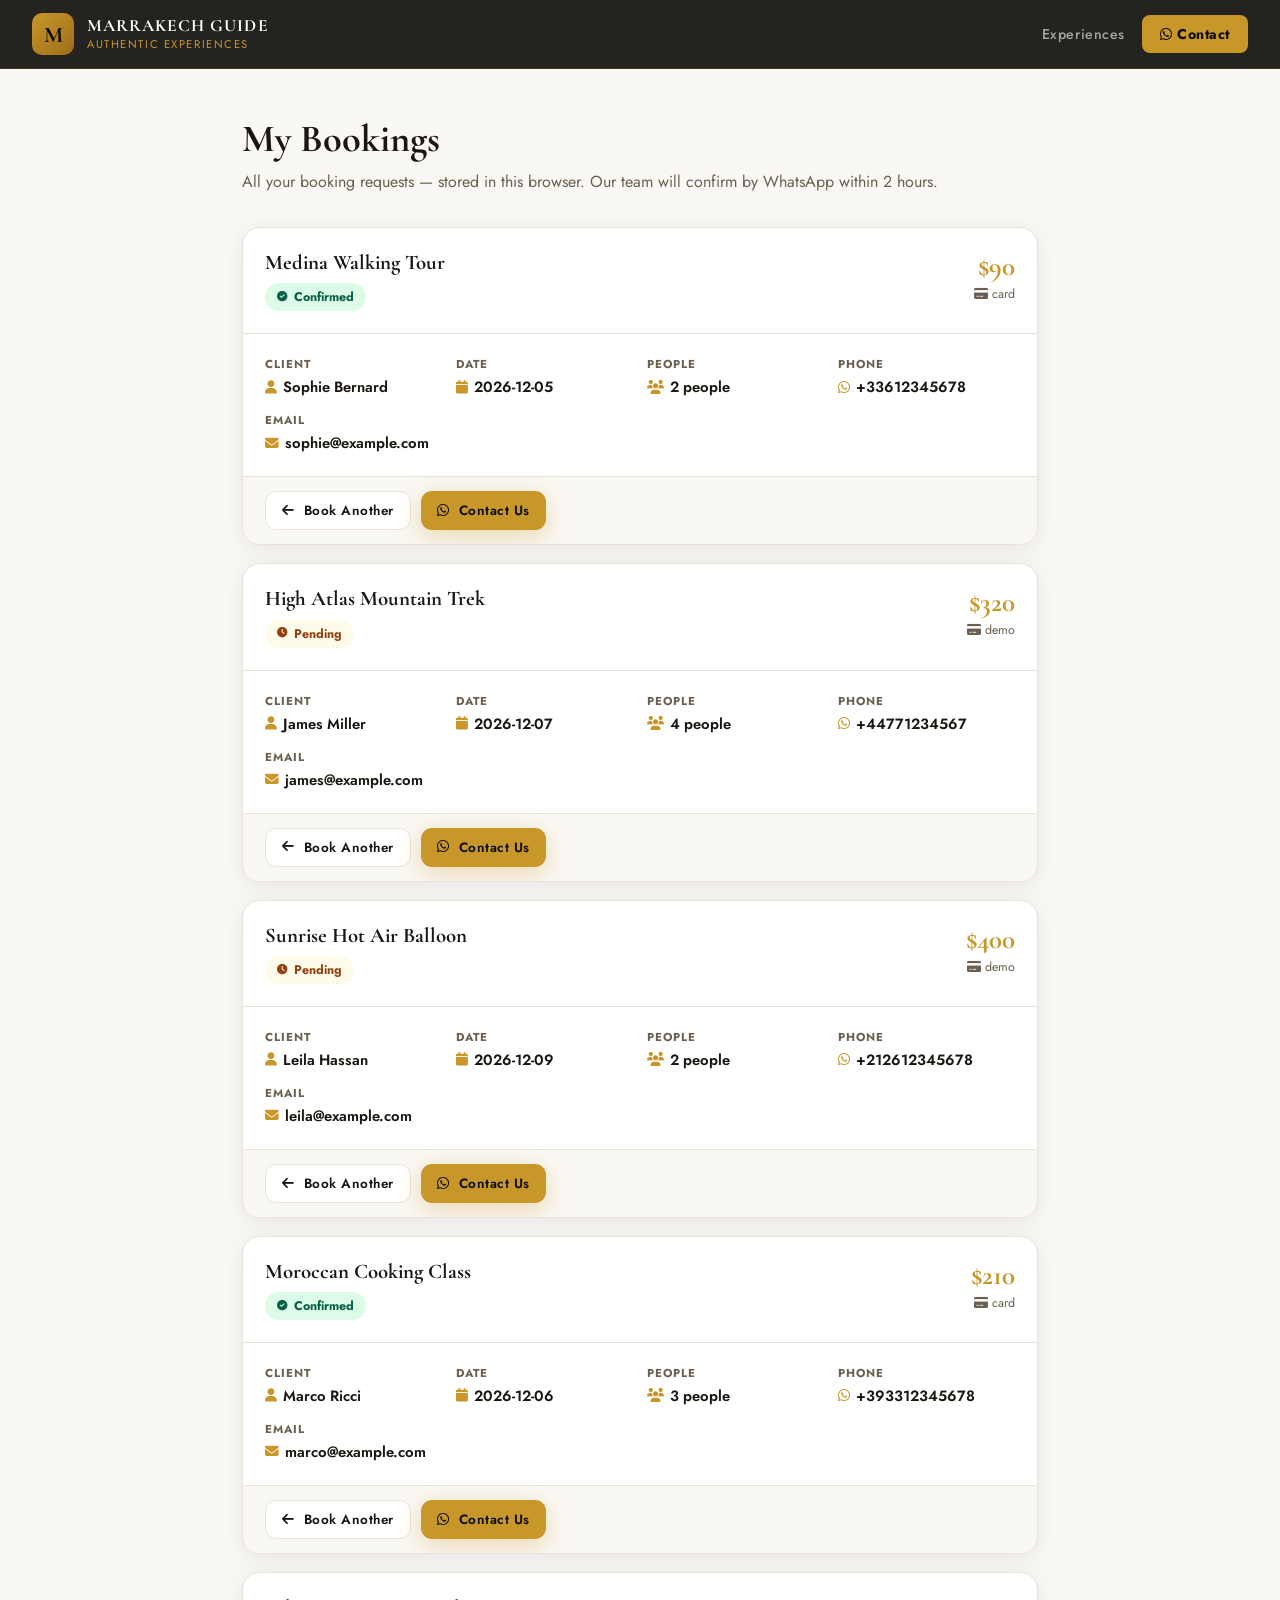
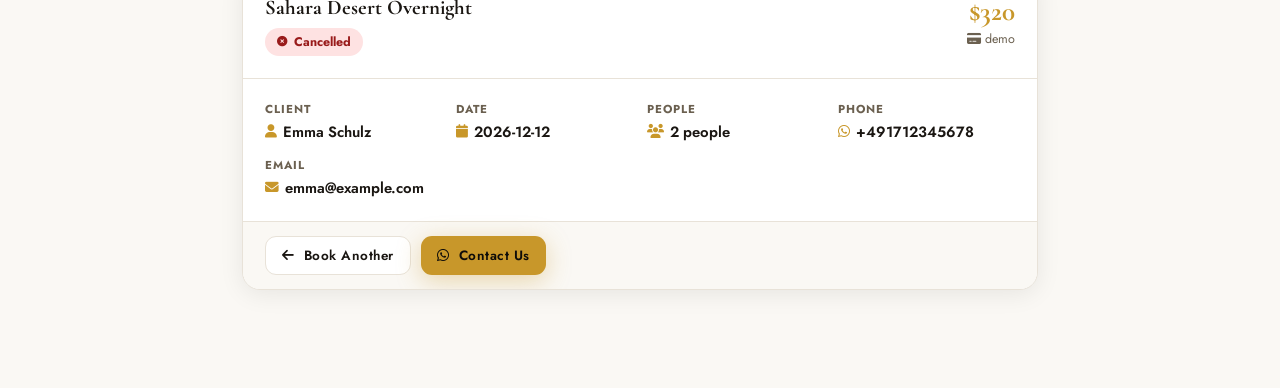
<file: pages/bookings.html>
<!DOCTYPE html>
<html lang="en">
<head>
  <meta charset="UTF-8"/>
  <meta name="viewport" content="width=device-width, initial-scale=1.0, viewport-fit=cover"/>
  <title>My Bookings — Marrakech Guide</title>
  <link rel="stylesheet" href="../css/frontend.css"/>
  <link rel="stylesheet" href="https://cdnjs.cloudflare.com/ajax/libs/font-awesome/6.5.0/css/all.min.css"/>
  <style>
    body { padding-top: 68px; }
    .bk-page { max-width: 860px; margin: 0 auto; padding: 48px 32px 80px; }
    .bk-page h1 { font-family:'Cormorant Garamond',serif; font-size:2.4rem; font-weight:700; margin-bottom:6px; }
    .bk-card { background:var(--card); border:1px solid var(--border); border-radius:var(--r); box-shadow:var(--shadow); overflow:hidden; margin-bottom:18px; }
    .bk-head { display:flex; justify-content:space-between; align-items:flex-start; gap:12px; padding:22px; border-bottom:1px solid var(--border); flex-wrap:wrap; }
    .bk-head h3 { font-family:'Cormorant Garamond',serif; font-size:1.3rem; font-weight:700; margin-bottom:8px; }
    .bk-meta { display:grid; grid-template-columns:repeat(auto-fill,minmax(150px,1fr)); gap:14px; padding:22px; }
    .bk-meta-item .lbl { font-size:.72rem; text-transform:uppercase; letter-spacing:.08em; color:var(--muted); font-weight:700; margin-bottom:4px; }
    .bk-meta-item .val { font-size:.93rem; font-weight:600; display:flex; align-items:center; gap:6px; }
    .bk-meta-item .val i { color:var(--gold); font-size:.85rem; }
    .bk-actions { padding:14px 22px; background:var(--surface); border-top:1px solid var(--border); display:flex; gap:10px; flex-wrap:wrap; }
    .status-pill { display:inline-flex; align-items:center; gap:7px; padding:5px 12px; border-radius:999px; font-size:.78rem; font-weight:700; }
    .status-pill.pending  { background:#fffbeb; color:#92400e; }
    .status-pill.confirmed{ background:#dcfce7; color:#065f46; }
    .status-pill.cancelled{ background:#fee2e2; color:#991b1b; }
    .status-pill i { font-size:.65rem; }
    @media(max-width:767px){ .bk-page{padding:32px 16px 80px} }
  </style>
</head>
<body>
<header class="topbar">
  <div class="topbar-inner">
    <a href="../index.html" class="brand">
      <div class="logo-mark">M</div>
      <div>
        <div class="brand-name">Marrakech Guide</div>
        <div class="brand-sub">Authentic Experiences</div>
      </div>
    </a>
    <nav class="nav">
      <a href="../index.html#experiences">Experiences</a>
      <a href="../index.html#contact" class="nav-contact"><i class="fa-brands fa-whatsapp"></i> Contact</a>
    </nav>
  </div>
</header>

<div class="bk-page">
  <h1>My Bookings</h1>
  <p style="color:var(--muted);margin-bottom:32px;line-height:1.7">All your booking requests — stored in this browser. Our team will confirm by WhatsApp within 2 hours.</p>
  <div id="bkList"></div>
</div>

<nav class="bottom-nav" style="display:grid">
  <button class="bnav-btn" onclick="window.location.href='../index.html'"><i class="fa-solid fa-house"></i><span>Home</span></button>
  <button class="bnav-btn active"><i class="fa-solid fa-list-check"></i><span>Bookings</span></button>
  <button class="bnav-btn" onclick="window.location.href='../index.html#contact'"><i class="fa-brands fa-whatsapp"></i><span>Contact</span></button>
</nav>

<script src="../js/data.js"></script>
<script>
const bookings = loadData(KEYS.bookings, DEFAULT_BOOKINGS);
const list = document.getElementById('bkList');
if (!bookings.length) {
  list.innerHTML = `<div style="text-align:center;padding:60px 20px;color:var(--muted)">
    <i class="fa-solid fa-calendar-xmark" style="font-size:3rem;color:var(--border);display:block;margin-bottom:16px"></i>
    <h2 style="font-family:'Cormorant Garamond',serif;color:var(--text);margin-bottom:8px">No bookings yet</h2>
    <p>Book your first Marrakech experience!</p>
    <a href="../index.html" class="btn btn-gold" style="display:inline-flex;margin-top:20px"><i class="fa-solid fa-compass"></i> Explore Experiences</a>
  </div>`;
} else {
  list.innerHTML = bookings.map(b => `
    <div class="bk-card">
      <div class="bk-head">
        <div>
          <h3>${b.serviceTitle}</h3>
          <span class="status-pill ${b.status}">
            <i class="fa-solid fa-${b.status==='confirmed'?'circle-check':b.status==='cancelled'?'circle-xmark':'clock'}"></i>
            ${b.status.charAt(0).toUpperCase()+b.status.slice(1)}
          </span>
        </div>
        <div style="text-align:right">
          <div style="font-family:'Cormorant Garamond',serif;font-size:1.7rem;font-weight:700;color:var(--gold)">${money(b.total)}</div>
          <div style="font-size:.78rem;color:var(--muted);margin-top:2px"><i class="fa-solid fa-credit-card"></i> ${b.payment}</div>
        </div>
      </div>
      <div class="bk-meta">
        <div class="bk-meta-item"><div class="lbl">Client</div><div class="val"><i class="fa-solid fa-user"></i>${b.customerName}</div></div>
        <div class="bk-meta-item"><div class="lbl">Date</div><div class="val"><i class="fa-solid fa-calendar"></i>${b.date}</div></div>
        <div class="bk-meta-item"><div class="lbl">People</div><div class="val"><i class="fa-solid fa-users"></i>${b.people} ${b.people===1?'person':'people'}</div></div>
        <div class="bk-meta-item"><div class="lbl">Phone</div><div class="val"><i class="fa-brands fa-whatsapp"></i>${b.phone}</div></div>
        ${b.email?`<div class="bk-meta-item"><div class="lbl">Email</div><div class="val"><i class="fa-solid fa-envelope"></i>${b.email}</div></div>`:''}
      </div>
      <div class="bk-actions">
        <a href="../index.html" class="btn btn-ghost btn-sm"><i class="fa-solid fa-arrow-left"></i> Book Another</a>
        <a href="https://wa.me/212600000000" class="btn btn-gold btn-sm"><i class="fa-brands fa-whatsapp"></i> Contact Us</a>
      </div>
    </div>
  `).join('');
}
</script>
</body>
</html>
</file>
<file: css/frontend.css>
@import url('https://fonts.googleapis.com/css2?family=Cormorant+Garamond:ital,wght@0,400;0,600;0,700;1,400;1,600&family=Jost:wght@300;400;500;600;700&display=swap');

:root {
  --ink:         #0e0c09;
  --ink2:        #1a1612;
  --ink3:        #252019;
  --surface:     #faf8f4;
  --card:        #ffffff;
  --gold:        #c8972a;
  --gold2:       #e6b84a;
  --gold-dim:    rgba(200,151,42,.14);
  --gold-border: rgba(200,151,42,.28);
  --terracotta:  #b85c38;
  --terra-dim:   rgba(184,92,56,.12);
  --sage:        #4a7c59;
  --sage-dim:    rgba(74,124,89,.12);
  --text:        #1a1612;
  --muted:       #6b6050;
  --border:      #e8e2d8;
  --shadow:      0 4px 24px rgba(14,12,9,.08);
  --shadow-lg:   0 20px 70px rgba(14,12,9,.16);
  --r:           18px;
  --r-sm:        11px;
}

*,*::before,*::after { box-sizing:border-box; margin:0; padding:0; }
html { scroll-behavior:smooth; }
body {
  font-family:'Jost',sans-serif;
  background:var(--surface);
  color:var(--text);
  -webkit-font-smoothing:antialiased;
  overflow-x:hidden;
}
img { display:block; max-width:100%; }
a { text-decoration:none; color:inherit; }

/* ── TOPBAR ── */
.topbar {
  position:fixed; top:0; left:0; right:0; z-index:200;
  background:rgba(14,12,9,.9);
  backdrop-filter:blur(20px) saturate(160%);
  border-bottom:1px solid rgba(200,151,42,.18);
  transition:.3s;
}
.topbar-inner {
  max-width:1320px; margin:0 auto;
  padding:0 32px; height:68px;
  display:flex; align-items:center; justify-content:space-between; gap:20px;
}
.brand { display:flex; align-items:center; gap:13px; flex-shrink:0; }
.logo-mark {
  width:42px; height:42px; border-radius:10px;
  background:linear-gradient(135deg,var(--gold),#9c6e1a);
  display:grid; place-items:center;
  font-family:'Cormorant Garamond',serif;
  font-size:1.4rem; font-weight:700; color:var(--ink);
  flex-shrink:0;
}
.brand-name {
  font-family:'Cormorant Garamond',serif;
  font-size:1.08rem; font-weight:700; color:#fff;
  letter-spacing:.06em; text-transform:uppercase; line-height:1.2;
}
.brand-sub { font-size:.7rem; color:var(--gold); letter-spacing:.14em; text-transform:uppercase; }
.nav { display:flex; align-items:center; gap:2px; }
.nav a {
  padding:8px 15px; border-radius:8px;
  font-size:.88rem; font-weight:500; letter-spacing:.04em;
  color:rgba(255,255,255,.6); transition:.18s;
}
.nav a:hover { color:#fff; background:rgba(255,255,255,.07); }
.nav a.active { color:var(--gold); }
.nav-contact {
  background:var(--gold); color:var(--ink) !important;
  font-weight:700 !important;
  border-radius:8px !important;
  padding:9px 18px !important;
}
.nav-contact:hover { background:var(--gold2) !important; color:var(--ink) !important; }

/* ── HERO ── */
.hero {
  height:100vh; min-height:640px; max-height:920px;
  position:relative; overflow:hidden;
  display:flex; align-items:center; justify-content:center;
}
.hero-bg {
  position:absolute; inset:0;
  background:url('https://images.unsplash.com/photo-1539020140153-e479b8c22e70?auto=format&fit=crop&w=1800&q=80') center/cover no-repeat;
  transform:scale(1.04);
  animation:heroZoom 12s ease-in-out infinite alternate;
}
@keyframes heroZoom { from{transform:scale(1.04)} to{transform:scale(1.08)} }
.hero-overlay {
  position:absolute; inset:0;
  background:linear-gradient(170deg,rgba(14,12,9,.68) 0%,rgba(14,12,9,.48) 50%,rgba(14,12,9,.88) 100%);
}
.hero-content {
  position:relative; text-align:center;
  max-width:820px; padding:0 24px;
  animation:fadeUp .9s ease both;
}
@keyframes fadeUp { from{opacity:0;transform:translateY(30px)} to{opacity:1;transform:translateY(0)} }
.hero-eyebrow {
  display:inline-flex; align-items:center; gap:12px;
  font-size:.78rem; letter-spacing:.24em; text-transform:uppercase;
  color:var(--gold); margin-bottom:24px;
}
.hero-eyebrow::before,.hero-eyebrow::after { content:''; width:28px; height:1px; background:var(--gold); opacity:.65; }
.hero h1 {
  font-family:'Cormorant Garamond',serif;
  font-size:clamp(2.8rem,7vw,5.5rem);
  font-weight:700; line-height:1.06;
  color:#fff; letter-spacing:-.01em; margin-bottom:22px;
}
.hero h1 em { font-style:italic; color:var(--gold2); }
.hero-sub {
  font-size:1.05rem; color:rgba(255,255,255,.68);
  line-height:1.82; max-width:520px; margin:0 auto 38px;
  font-weight:300;
}
.hero-actions { display:flex; gap:14px; justify-content:center; flex-wrap:wrap; }

/* ── BUTTONS ── */
.btn {
  display:inline-flex; align-items:center; gap:9px;
  border:0; cursor:pointer; border-radius:var(--r-sm);
  padding:14px 26px; font-family:'Jost',sans-serif;
  font-size:.92rem; font-weight:600; letter-spacing:.04em;
  transition:.2s ease; min-height:48px;
}
.btn:active { transform:scale(.98); }
.btn-gold { background:var(--gold); color:var(--ink); box-shadow:0 6px 24px rgba(200,151,42,.35); }
.btn-gold:hover { background:var(--gold2); }
.btn-outline { background:transparent; color:#fff; border:1.5px solid rgba(255,255,255,.38); }
.btn-outline:hover { border-color:var(--gold); color:var(--gold); }
.btn-primary { background:var(--terracotta); color:#fff; box-shadow:0 6px 20px rgba(184,92,56,.28); }
.btn-primary:hover { background:#a04f30; }
.btn-ghost { background:var(--card); color:var(--text); border:1.5px solid var(--border); }
.btn-ghost:hover { border-color:var(--gold); color:var(--gold); }
.btn-danger { background:#fee2e2; color:#991b1b; border:0; }
.btn-success { background:#dcfce7; color:#065f46; border:0; }
.btn-sm { padding:9px 16px; font-size:.84rem; min-height:38px; }
.btn-full { width:100%; justify-content:center; }

/* ── LAYOUT ── */
.wrap { max-width:1320px; margin:0 auto; padding:0 32px; }
.section { padding:96px 0; }
.section.dark {
  background:var(--ink2);
  border-top:1px solid var(--gold-border);
  border-bottom:1px solid var(--gold-border);
}
.section.dark .section-title { color:#fff; }
.section.dark .section-desc { color:rgba(255,255,255,.48); }

/* ── SECTION LABELS ── */
.section-eyebrow {
  display:flex; align-items:center; gap:12px;
  font-size:.74rem; letter-spacing:.24em; text-transform:uppercase;
  color:var(--gold); font-weight:600; margin-bottom:14px;
}
.section-eyebrow::after { content:''; flex:0 0 32px; height:1px; background:var(--gold); opacity:.55; }
.section-title {
  font-family:'Cormorant Garamond',serif;
  font-size:clamp(2rem,4vw,3.2rem);
  font-weight:700; line-height:1.1; letter-spacing:-.01em; margin-bottom:12px;
}
.section-desc { color:var(--muted); line-height:1.82; font-size:.97rem; max-width:54ch; font-weight:300; }

/* ── STATS STRIP ── */
.stats-strip { background:var(--ink2); border-top:1px solid var(--gold-border); border-bottom:1px solid var(--gold-border); padding:28px 0; }
.stats-inner { max-width:1320px; margin:0 auto; padding:0 32px; display:grid; grid-template-columns:repeat(4,1fr); }
.stat-block { text-align:center; padding:8px 20px; border-right:1px solid var(--gold-border); }
.stat-block:last-child { border-right:0; }
.stat-block .num { font-family:'Cormorant Garamond',serif; font-size:2.6rem; font-weight:700; color:var(--gold); line-height:1; }
.stat-block .lbl { font-size:.76rem; letter-spacing:.1em; text-transform:uppercase; color:rgba(255,255,255,.4); margin-top:4px; }

/* ── FILTER BAR ── */
.filter-bar { display:flex; gap:10px; flex-wrap:wrap; align-items:center; padding:32px 0 24px; }
.filter-pill {
  border:1.5px solid var(--border); background:var(--card); color:var(--muted);
  border-radius:999px; padding:9px 18px;
  font:500 .85rem 'Jost',sans-serif; cursor:pointer; transition:.18s;
  white-space:nowrap; display:flex; align-items:center; gap:7px;
}
.filter-pill.active { background:var(--ink2); color:var(--gold); border-color:var(--gold); }
.filter-pill:hover:not(.active) { border-color:var(--gold); color:var(--gold); }
.search-field {
  flex:1; min-width:220px;
  border:1.5px solid var(--border); border-radius:999px;
  padding:10px 20px; font:400 .92rem 'Jost',sans-serif;
  outline:none; background:var(--card); color:var(--text); transition:.18s;
}
.search-field:focus { border-color:var(--gold); box-shadow:0 0 0 4px rgba(200,151,42,.1); }

/* ── SERVICE CARDS ── */
.services-grid { display:grid; grid-template-columns:repeat(auto-fill,minmax(340px,1fr)); gap:28px; padding-bottom:80px; }
.scard {
  background:var(--card); border:1px solid var(--border);
  border-radius:var(--r); overflow:hidden;
  box-shadow:var(--shadow); display:flex; flex-direction:column;
  transition:transform .25s ease, box-shadow .25s ease; cursor:pointer;
}
.scard:hover { transform:translateY(-6px); box-shadow:var(--shadow-lg); }
.scard-media { aspect-ratio:4/3; overflow:hidden; position:relative; }
.scard-media img { width:100%; height:100%; object-fit:cover; transition:.5s ease; }
.scard:hover .scard-media img { transform:scale(1.06); }
.scard-badge {
  position:absolute; top:14px; left:14px;
  background:var(--gold); color:var(--ink);
  font-size:.7rem; font-weight:800; letter-spacing:.1em; text-transform:uppercase;
  padding:5px 10px; border-radius:6px;
}
.scard-cat {
  position:absolute; top:14px; right:14px;
  background:rgba(14,12,9,.6); color:rgba(255,255,255,.9);
  backdrop-filter:blur(8px); font-size:.78rem; font-weight:500;
  padding:5px 10px; border-radius:6px; border:1px solid rgba(255,255,255,.1);
  display:flex; align-items:center; gap:6px;
}
.scard-body { padding:22px; flex:1; display:flex; flex-direction:column; }
.scard-title { font-family:'Cormorant Garamond',serif; font-size:1.35rem; font-weight:700; margin-bottom:5px; }
.scard-tagline { font-size:.86rem; color:var(--muted); font-style:italic; margin-bottom:14px; }
.scard-chips { display:flex; flex-wrap:wrap; gap:6px; margin-bottom:14px; }
.chip {
  font-size:.77rem; font-weight:500; padding:5px 10px; border-radius:6px;
  border:1px solid var(--border); color:var(--muted); background:var(--surface);
  display:flex; align-items:center; gap:6px;
}
.chip i { font-size:.75rem; }
.chip.gold  { background:var(--gold-dim);  border-color:var(--gold-border);   color:#8a6218; }
.chip.green { background:var(--sage-dim);  border-color:rgba(74,124,89,.25);  color:var(--sage); }
.chip.terra { background:var(--terra-dim); border-color:rgba(184,92,56,.25);  color:var(--terracotta); }
.scard-rating { display:flex; align-items:center; gap:8px; font-size:.84rem; color:var(--muted); margin-bottom:14px; }
.scard-rating .stars { color:var(--gold); }
.scard-rating strong { color:var(--text); }
.scard-footer {
  display:flex; align-items:center; justify-content:space-between; gap:12px;
  padding-top:16px; border-top:1px solid var(--border); margin-top:auto;
}
.price-tag .amt { font-family:'Cormorant Garamond',serif; font-size:1.75rem; font-weight:700; color:var(--gold); line-height:1; }
.price-tag .per { font-size:.77rem; color:var(--muted); }

/* ── BOOKING MODAL ── */
.modal-overlay {
  position:fixed; inset:0; z-index:500;
  background:rgba(14,12,9,.76); backdrop-filter:blur(6px);
  display:none; align-items:center; justify-content:center; padding:20px;
}
.modal-overlay.open { display:flex; }
.modal {
  background:var(--card); border-radius:22px;
  width:min(860px,100%); max-height:92vh;
  display:grid; grid-template-columns:1fr;
  overflow:hidden; box-shadow:0 40px 120px rgba(0,0,0,.42);
  animation:slideUp .3s ease;
}
@keyframes slideUp { from{opacity:0;transform:translateY(20px)} to{opacity:1;transform:translateY(0)} }
.modal-img { display:none; }
.modal-img img { width:100%; height:100%; object-fit:cover; }
.modal-body { overflow-y:auto; max-height:92vh; padding:32px; }
.modal-head { display:flex; justify-content:space-between; align-items:flex-start; gap:16px; margin-bottom:24px; }
.modal-head h2 { font-family:'Cormorant Garamond',serif; font-size:1.7rem; font-weight:700; }
.modal-close { width:40px; height:40px; border:0; border-radius:10px; background:var(--surface); cursor:pointer; font-size:1.2rem; color:var(--muted); transition:.18s; flex-shrink:0; }
.modal-close:hover { background:var(--border); color:var(--text); }

/* ── FORM ── */
.form-grid { display:grid; grid-template-columns:1fr; gap:16px; }
.full { grid-column:1/-1; }
.field { display:flex; flex-direction:column; gap:7px; }
.field label { font-size:.85rem; font-weight:600; letter-spacing:.04em; color:var(--muted); text-transform:uppercase; }
.field small { font-size:.8rem; color:var(--muted); line-height:1.5; }
input[type="text"],input[type="email"],input[type="tel"],
input[type="number"],input[type="date"],input[type="url"],
textarea,select {
  width:100%; border:1.5px solid var(--border); border-radius:var(--r-sm);
  padding:12px 14px; font:400 .95rem 'Jost',sans-serif;
  background:var(--surface); color:var(--text); outline:none; transition:.18s;
}
input:focus,textarea:focus,select:focus { border-color:var(--gold); box-shadow:0 0 0 4px rgba(200,151,42,.12); }
textarea { resize:vertical; min-height:90px; }
.price-summary { background:var(--ink2); border-radius:var(--r-sm); padding:18px; color:#fff; }
.sum-row { display:flex; justify-content:space-between; gap:12px; padding:7px 0; font-size:.9rem; border-bottom:1px solid rgba(255,255,255,.08); color:rgba(255,255,255,.56); }
.sum-row:last-child { border-bottom:0; }
.sum-row.total { color:var(--gold); font-weight:700; font-size:1.02rem; }

/* ── ABOUT SECTION (dark) ── */
.about-cards { display:grid; grid-template-columns:repeat(auto-fit,minmax(220px,1fr)); gap:20px; margin-top:48px; }
.about-card {
  background:rgba(255,255,255,.05); border:1px solid rgba(255,255,255,.08);
  border-radius:var(--r); padding:28px;
}
.about-card .icon { font-size:1.8rem; color:var(--gold); margin-bottom:14px; }
.about-card h3 { font-family:'Cormorant Garamond',serif; font-size:1.18rem; color:#fff; font-weight:700; margin-bottom:8px; }
.about-card p { font-size:.88rem; color:rgba(255,255,255,.43); line-height:1.82; }

/* ── CONTACT SECTION ── */
.contact-grid { display:grid; grid-template-columns:repeat(auto-fit,minmax(220px,1fr)); gap:20px; margin-top:40px; }
.contact-card {
  background:var(--card); border:1px solid var(--border);
  border-radius:var(--r); padding:24px; text-align:center; box-shadow:var(--shadow);
}
.contact-card .icon { font-size:1.6rem; color:var(--gold); margin-bottom:12px; }
.contact-card h4 { font-weight:700; margin-bottom:6px; }
.contact-card p { font-size:.9rem; color:var(--muted); line-height:1.7; }
.contact-card a { color:var(--terracotta); font-weight:600; }
.contact-card a:hover { color:var(--gold); }

/* ── FOOTER ── */
.footer { background:var(--ink); border-top:1px solid var(--gold-border); padding:64px 0 32px; }
.footer-grid { display:grid; grid-template-columns:1fr; gap:40px; margin-bottom:48px; }
.footer h4 { font-family:'Cormorant Garamond',serif; font-size:1.1rem; color:#fff; margin-bottom:16px; font-weight:700; }
.footer p,.footer a { font-size:.88rem; color:rgba(255,255,255,.42); line-height:2.1; }
.footer a:hover { color:var(--gold); }
.footer-divider { height:1px; background:rgba(255,255,255,.07); margin-bottom:28px; }
.footer-bottom { display:flex; justify-content:space-between; align-items:center; gap:12px; flex-wrap:wrap; font-size:.82rem; color:rgba(255,255,255,.26); }
.footer-gold { color:var(--gold) !important; }

/* ── TOAST ── */
.toast {
  position:fixed; bottom:30px; left:50%;
  transform:translateX(-50%) translateY(20px);
  background:var(--ink2); color:#fff; border:1px solid var(--gold-border);
  border-radius:var(--r-sm); padding:14px 24px;
  font-size:.9rem; font-weight:500; z-index:999;
  opacity:0; transition:.3s ease; white-space:nowrap; box-shadow:var(--shadow-lg);
}
.toast.show { opacity:1; transform:translateX(-50%) translateY(0); }
.toast.success { border-color:var(--sage); background:#0d2317; color:#86efac; }
.toast.error { border-color:#991b1b; background:#2d0909; color:#fca5a5; }

/* ── EMPTY ── */
.empty-state { text-align:center; padding:60px 20px; color:var(--muted); grid-column:1/-1; }
.empty-state i { font-size:3rem; margin-bottom:16px; display:block; color:var(--border); }
.empty-state h3 { font-family:'Cormorant Garamond',serif; font-size:1.5rem; color:var(--text); margin-bottom:8px; }

/* ── RESPONSIVE ── */
@media (min-width:768px) {
  .form-grid { grid-template-columns:repeat(2,1fr); }
  .modal { grid-template-columns:1fr 1fr; }
  .modal-img { display:block; }
  .footer-grid { grid-template-columns:2fr 1fr 1fr; }
  .stats-inner { grid-template-columns:repeat(4,1fr); }
}
@media (max-width:767px) {
  .topbar-inner { padding:0 16px; }
  .wrap { padding:0 16px; }
  .nav { display:none; }
  .stats-inner { grid-template-columns:repeat(2,1fr); padding:0 16px; }
  .stat-block:nth-child(2) { border-right:0; }
  .services-grid { grid-template-columns:1fr; gap:18px; }
  .section { padding:64px 0; }
  body { padding-bottom:72px; }
  .bottom-nav {
    display:grid !important; position:fixed; bottom:0; left:0; right:0; z-index:100;
    grid-template-columns:repeat(3,1fr);
    background:rgba(14,12,9,.97); backdrop-filter:blur(16px);
    border-top:1px solid var(--gold-border);
    padding:10px 12px calc(10px + env(safe-area-inset-bottom)); gap:8px;
  }
  .bnav-btn {
    border:0; background:rgba(255,255,255,.06); color:rgba(255,255,255,.5);
    border-radius:10px; min-height:48px; cursor:pointer;
    font:700 .76rem 'Jost',sans-serif; transition:.18s;
    display:flex; flex-direction:column; align-items:center; justify-content:center; gap:3px;
  }
  .bnav-btn.active { background:var(--gold); color:var(--ink); }
  .bnav-btn i { font-size:1.05rem; }
}
@media (min-width:768px) { .bottom-nav { display:none !important; } }
</file>
